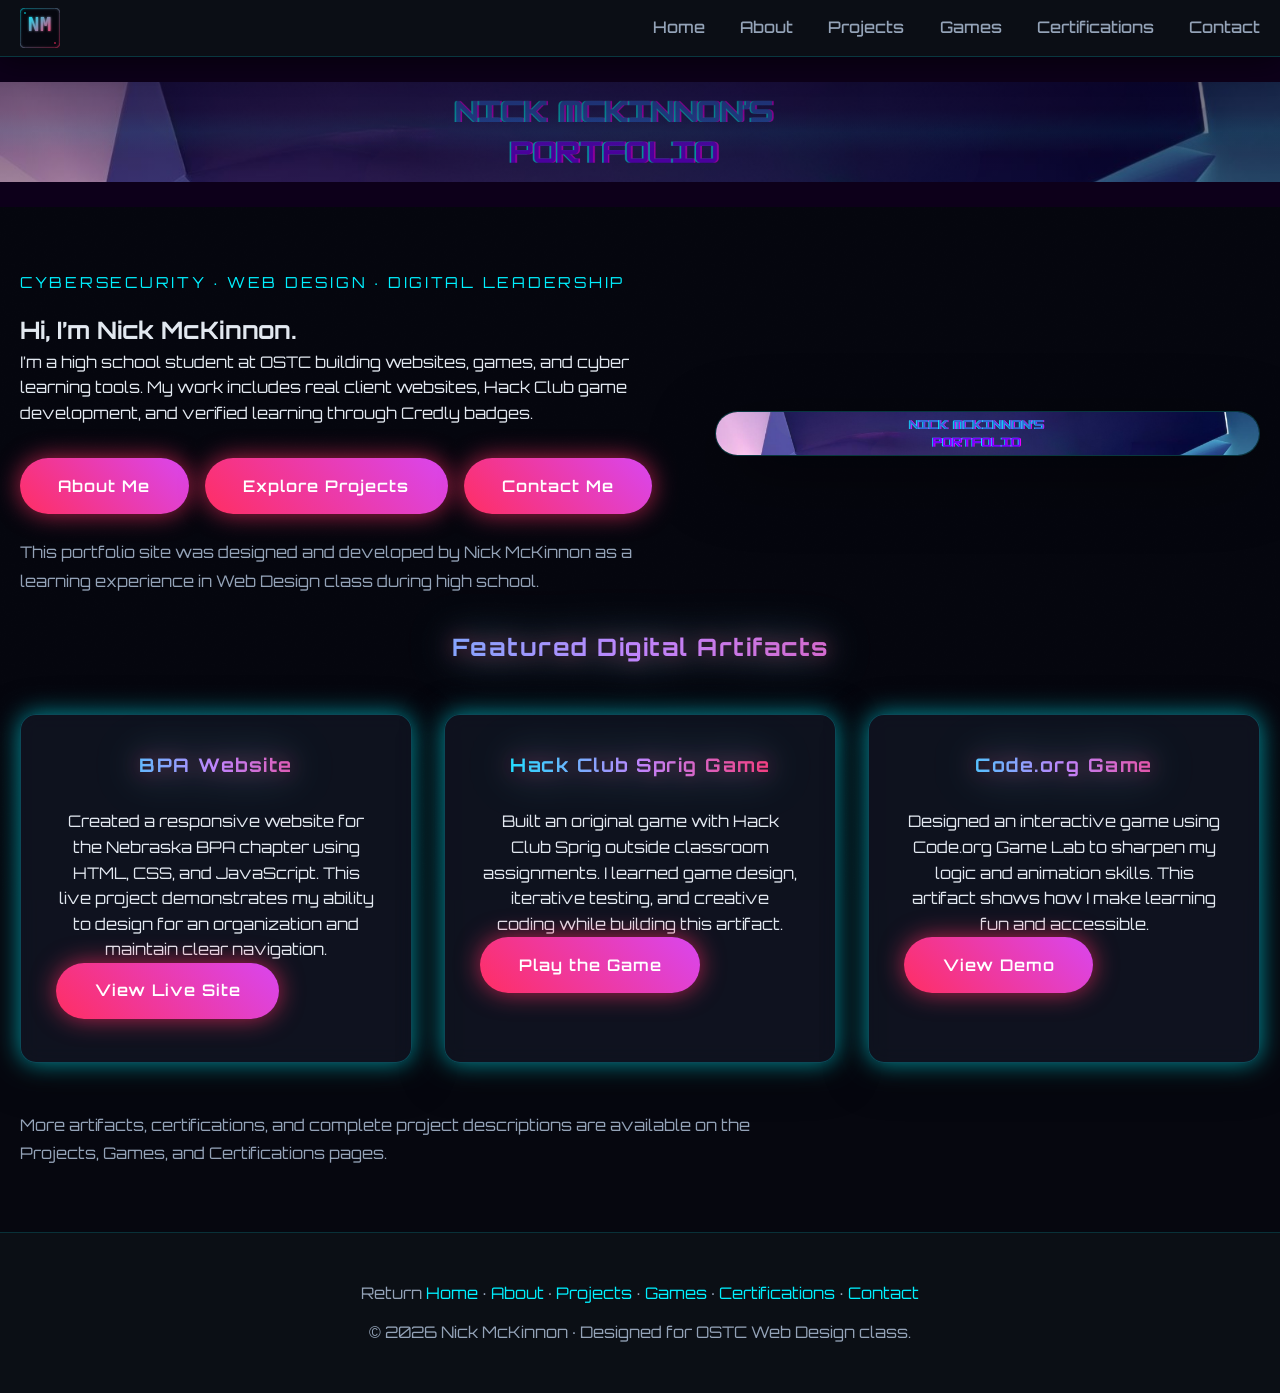
<file: index.html>
<!DOCTYPE html>
<html lang="en">
<head>
    <meta charset="UTF-8">
    <meta name="viewport" content="width=device-width, initial-scale=1.0">
    <meta name="description" content="Nick McKinnon - Portfolio website featuring web development, cybersecurity, and digital artifacts.">
    <title>Nick McKinnon — Home</title>
    <link rel="preconnect" href="https://fonts.googleapis.com">
    <link rel="preconnect" href="https://fonts.gstatic.com" crossorigin>
    <link href="https://fonts.googleapis.com/css2?family=Poppins:wght@300;400;600;700&family=Noto+Sans+JP:wght@300;400;700&display=swap" rel="stylesheet">
    <link rel="stylesheet" href="styles.css">
    <link rel="icon" href="assets/favicon.svg" type="image/svg+xml">
</head>
<body>
    <header>
        <nav class="navbar" aria-label="Primary navigation">
            <div class="container">
                <a href="index.html" class="logo" aria-label="Return to home">
                    <img src="assets/logo.svg" alt="Nick McKinnon logo" class="site-logo">
                </a>
                <ul class="nav-menu">
                    <li><a href="index.html" aria-current="page">Home</a></li>
                    <li><a href="about.html">About</a></li>
                    <li><a href="projects.html">Projects</a></li>
                    <li><a href="games.html">Games</a></li>
                    <li><a href="certifications.html">Certifications</a></li>
                    <li><a href="contact.html">Contact</a></li>
                </ul>
            </div>
        </nav>
    </header>

    <main>
        <section class="site-banner" role="img" aria-label="Home banner with neon grid">
        </section>

        <section class="hero">
            <div class="container hero-grid">
                <div class="hero-copy">
                    <p class="eyebrow">Cybersecurity · Web Design · Digital Leadership</p>
                    <h1>Hi, I’m Nick McKinnon.</h1>
                    <p>I’m a high school student at OSTC building websites, games, and cyber learning tools. My work includes real client websites, Hack Club game development, and verified learning through Credly badges.</p>
                    <div class="hero-actions">
                        <a href="about.html" class="cta-button">About Me</a>
                        <a href="projects.html" class="cta-button">Explore Projects</a>
                        <a href="contact.html" class="cta-button">Contact Me</a>
                    </div>
                    <p class="disclaimer">This portfolio site was designed and developed by Nick McKinnon as a learning experience in Web Design class during high school.</p>
                </div>
                <div class="hero-image-card">
                    <img src="images/banner.png" alt="Cyber-themed portfolio artwork with neon grid and circuitry">
                </div>
            </div>
        </section>

        <section class="digital-artifacts">
            <div class="container">
                <h2>Featured Digital Artifacts</h2>
                <div class="project-grid">
                    <div class="project-card">
                        <h3>BPA Website</h3>
                        <p>Created a responsive website for the Nebraska BPA chapter using HTML, CSS, and JavaScript. This live project demonstrates my ability to design for an organization and maintain clear navigation.</p>
                        <a href="https://nebpa.ostcse.org/#" target="_blank" rel="noopener noreferrer" class="cta-button">View Live Site</a>
                    </div>
                    <div class="project-card">
                        <h3>Hack Club Sprig Game</h3>
                        <p>Built an original game with Hack Club Sprig outside classroom assignments. I learned game design, iterative testing, and creative coding while building this artifact.</p>
                        <a href="https://sprig.hackclub.com/share/TSCdWn1MRWPZ1G38MTri" target="_blank" rel="noopener noreferrer" class="cta-button">Play the Game</a>
                    </div>
                    <div class="project-card">
                        <h3>Code.org Game</h3>
                        <p>Designed an interactive game using Code.org Game Lab to sharpen my logic and animation skills. This artifact shows how I make learning fun and accessible.</p>
                        <a href="https://studio.code.org/projects/gamelab/6963dc89-6ed7-4b64-9340-e87f042bf52e" target="_blank" rel="noopener noreferrer" class="cta-button">View Demo</a>
                    </div>
                </div>
                <p class="section-note">More artifacts, certifications, and complete project descriptions are available on the Projects, Games, and Certifications pages.</p>
            </div>
        </section>
    </main>

    <footer>
        <div class="container footer-content">
            <p>Return <a href="index.html">Home</a> · <a href="about.html">About</a> · <a href="projects.html">Projects</a> · <a href="games.html">Games</a> · <a href="certifications.html">Certifications</a> · <a href="contact.html">Contact</a></p>
            <p>© 2026 Nick McKinnon · Designed for OSTC Web Design class.</p>
        </div>
    </footer>
</body>
</html>
</file>
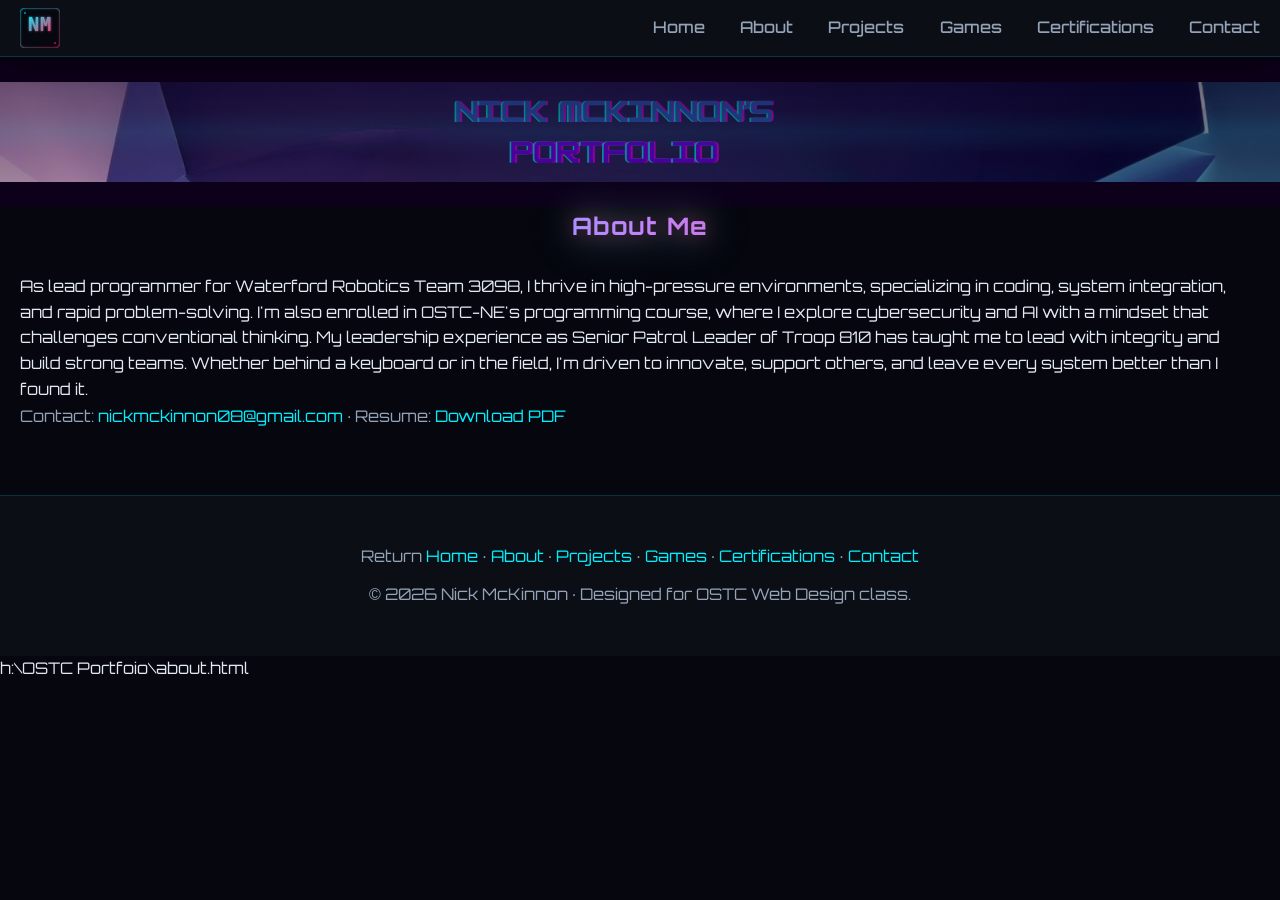
<file: about.html>
<!DOCTYPE html>
<html lang="en">
<head>
    <meta charset="UTF-8">
    <meta name="viewport" content="width=device-width, initial-scale=1.0">
    <meta name="description" content="About Nick McKinnon - Cybersecurity, Web Design, and Digital Leadership Portfolio">
    <title>About — Nick McKinnon</title>
    <link rel="preconnect" href="https://fonts.googleapis.com">
    <link rel="preconnect" href="https://fonts.gstatic.com" crossorigin>
    <link href="https://fonts.googleapis.com/css2?family=Poppins:wght@300;400;600;700&family=Noto+Sans+JP:wght@300;400;700&display=swap" rel="stylesheet">
    <link rel="stylesheet" href="styles.css">
    <link rel="icon" href="assets/favicon.svg" type="image/svg+xml">
</head>
<body>
    <header>
        <nav class="navbar" aria-label="Primary navigation">
            <div class="container">
                <a href="index.html" class="logo" aria-label="Return to home">
                    <img src="assets/logo.svg" alt="Nick McKinnon logo" class="site-logo">
                </a>
                <ul class="nav-menu">
                    <li><a href="index.html">Home</a></li>
                    <li><a href="about.html" aria-current="page">About</a></li>
                    <li><a href="projects.html">Projects</a></li>
                    <li><a href="games.html">Games</a></li>
                    <li><a href="certifications.html">Certifications</a></li>
                    <li><a href="contact.html">Contact</a></li>
                </ul>
            </div>
        </nav>
    </header>

    <main>
        <section class="site-banner" role="img" aria-label="About banner">
        </section>

        <section class="about">
            <div class="container">
                <h2>About Me</h2>
                <p>As lead programmer for Waterford Robotics Team 3098, I thrive in high-pressure environments, specializing in coding, system integration, and rapid problem-solving. I'm also enrolled in OSTC-NE's programming course, where I explore cybersecurity and AI with a mindset that challenges conventional thinking. My leadership experience as Senior Patrol Leader of Troop 810 has taught me to lead with integrity and build strong teams. Whether behind a keyboard or in the field, I'm driven to innovate, support others, and leave every system better than I found it.</p>
                <p class="contact-summary">Contact: <a href="mailto:nickmckinnon08@gmail.com">nickmckinnon08@gmail.com</a> · Resume: <a href="images/My%20resume.pdf" target="_blank" rel="noopener noreferrer">Download PDF</a></p>
            </div>
        </section>
    </main>

    <footer>
        <div class="container footer-content">
            <p>Return <a href="index.html">Home</a> · <a href="about.html">About</a> · <a href="projects.html">Projects</a> · <a href="games.html">Games</a> · <a href="certifications.html">Certifications</a> · <a href="contact.html">Contact</a></p>
            <p>© 2026 Nick McKinnon · Designed for OSTC Web Design class.</p>
        </div>
    </footer>
</body>
</html></content>
<parameter name="filePath">h:\OSTC Portfoio\about.html
</file>
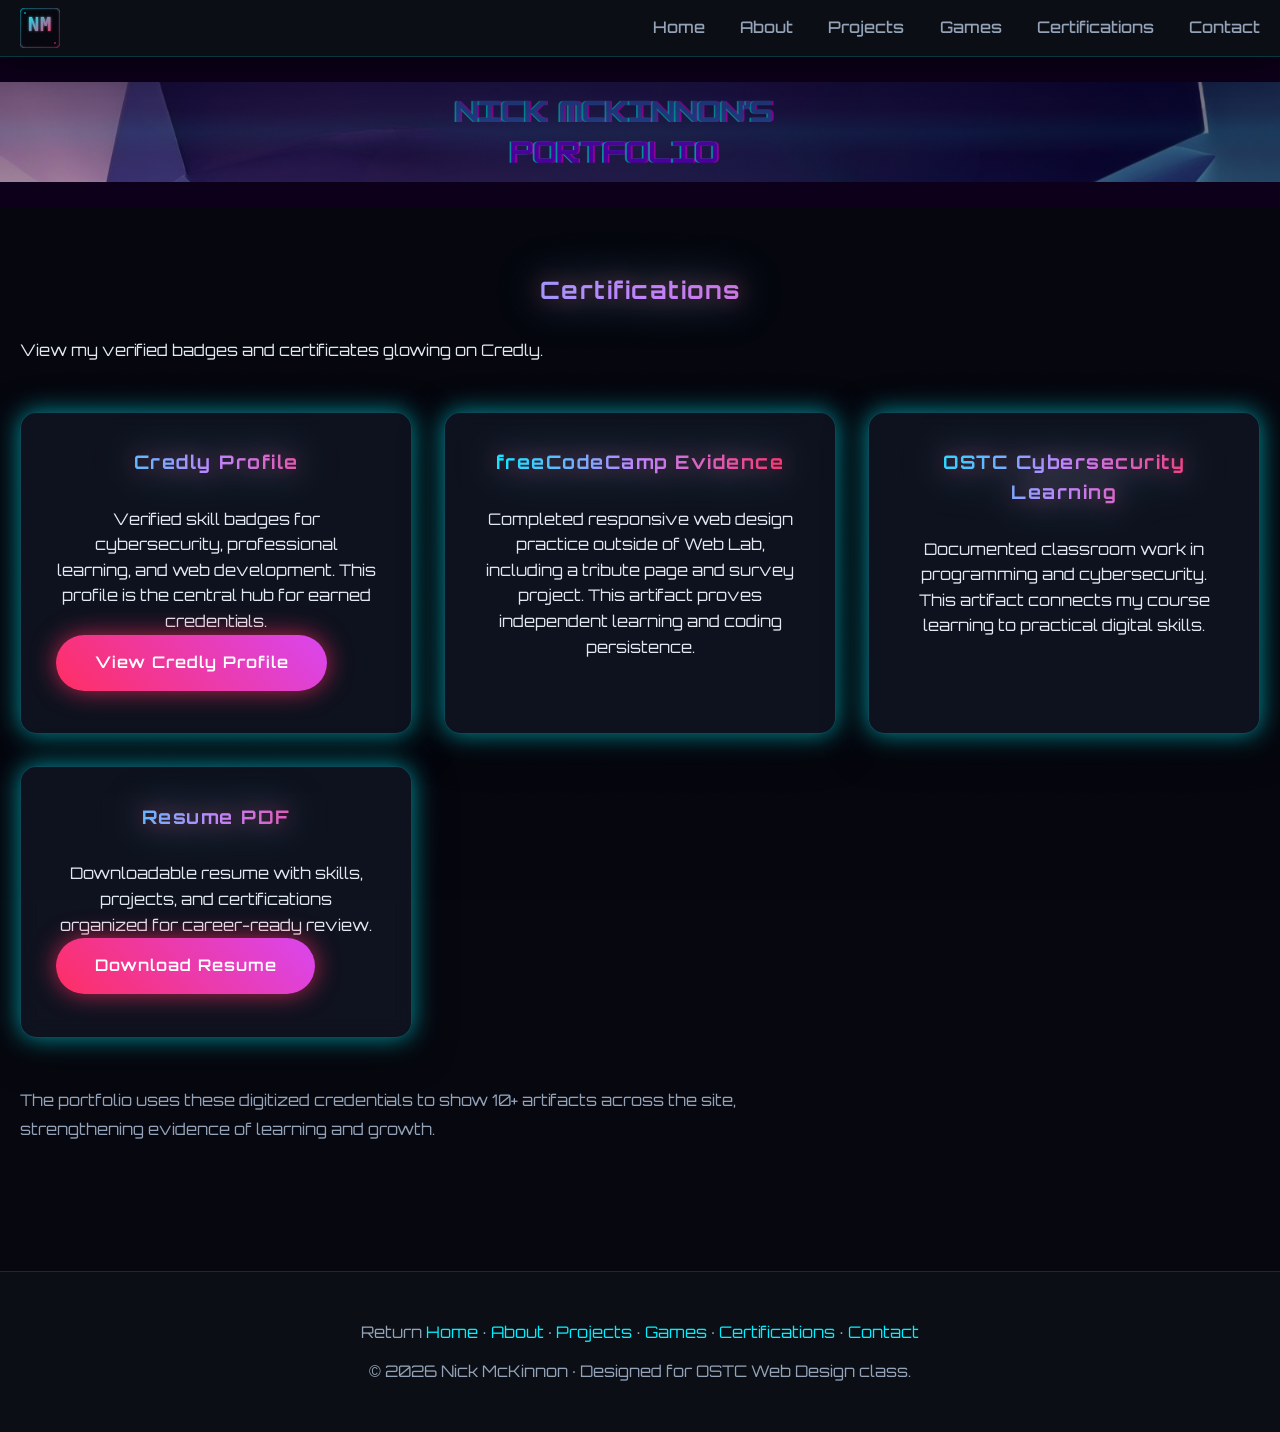
<file: certifications.html>
<!DOCTYPE html>
<html lang="en">
<head>
  <meta charset="utf-8">
  <meta name="viewport" content="width=device-width,initial-scale=1">
  <title>Certifications — Nick McKinnon</title>
  <link rel="preconnect" href="https://fonts.googleapis.com">
  <link rel="preconnect" href="https://fonts.gstatic.com" crossorigin>
  <link href="https://fonts.googleapis.com/css2?family=Poppins:wght@300;400;500;600;700&family=Orbitron:wght@500;700;900&display=swap" rel="stylesheet">
  <link rel="stylesheet" href="styles.css">
  <link rel="icon" href="assets/favicon.svg" type="image/svg+xml">
</head>
<body>
  <header>
    <nav class="navbar" aria-label="Primary navigation">
      <div class="container">
        <a href="index.html" class="logo" aria-label="Return to home">
          <img src="assets/logo.svg" alt="Nick McKinnon's logo" class="site-logo">
        </a>
        <ul class="nav-menu">
          <li><a href="index.html">Home</a></li>
          <li><a href="about.html">About</a></li>
          <li><a href="projects.html">Projects</a></li>
          <li><a href="games.html">Games</a></li>
          <li><a href="certifications.html" aria-current="page">Certifications</a></li>
          <li><a href="contact.html">Contact</a></li>
        </ul>
      </div>
    </nav>
  </header>

  <main>
    <section class="site-banner" role="img" aria-label="Certifications banner">
    </section>

    <section class="container" style="padding: 4rem 20px;">
      <h2>Certifications</h2>
      <p>View my verified badges and certificates glowing on Credly.</p>

      <div class="project-grid">
        <div class="project-card">
          <h3>Credly Profile</h3>
          <p>Verified skill badges for cybersecurity, professional learning, and web development. This profile is the central hub for earned credentials.</p>
          <a class="cta-button" href="https://www.credly.com/users/nick-mckinnon.8f991544" target="_blank" rel="noopener noreferrer">View Credly Profile</a>
        </div>

        <div class="project-card">
          <h3>freeCodeCamp Evidence</h3>
          <p>Completed responsive web design practice outside of Web Lab, including a tribute page and survey project. This artifact proves independent learning and coding persistence.</p>
        </div>

        <div class="project-card">
          <h3>OSTC Cybersecurity Learning</h3>
          <p>Documented classroom work in programming and cybersecurity. This artifact connects my course learning to practical digital skills.</p>
        </div>

        <div class="project-card">
          <h3>Resume PDF</h3>
          <p>Downloadable resume with skills, projects, and certifications organized for career-ready review.</p>
          <a class="cta-button" href="images/My%20resume.pdf" target="_blank" rel="noopener noreferrer">Download Resume</a>
        </div>
      </div>

      <p class="section-note">The portfolio uses these digitized credentials to show 10+ artifacts across the site, strengthening evidence of learning and growth.</p>
    </section>
  </main>

  <footer>
    <div class="container footer-content">
      <p>Return <a href="index.html">Home</a> · <a href="about.html">About</a> · <a href="projects.html">Projects</a> · <a href="games.html">Games</a> · <a href="certifications.html">Certifications</a> · <a href="contact.html">Contact</a></p>
      <p>© 2026 Nick McKinnon · Designed for OSTC Web Design class.</p>
    </div>
  </footer>
</body>
</html>
</file>
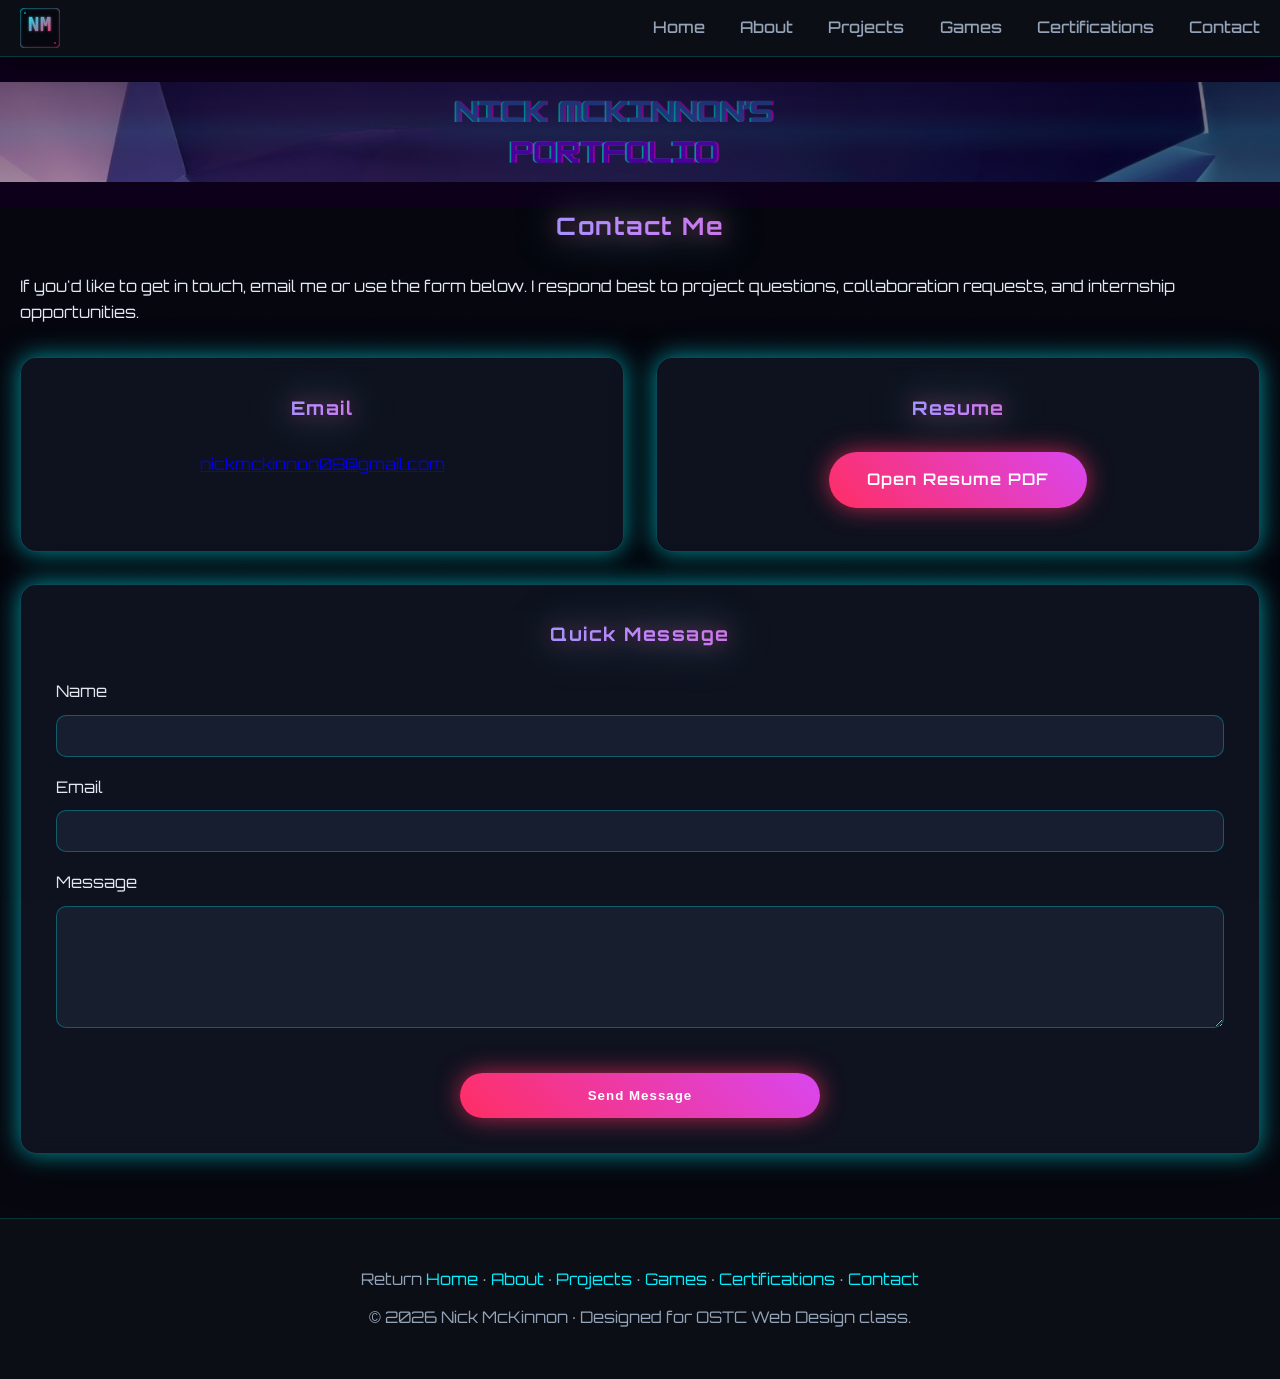
<file: contact.html>
<!DOCTYPE html>
<html lang="en">
<head>
  <meta charset="utf-8">
  <meta name="viewport" content="width=device-width,initial-scale=1">
  <title>Contact — Nick McKinnon</title>
  <link rel="preconnect" href="https://fonts.googleapis.com">
  <link rel="preconnect" href="https://fonts.gstatic.com" crossorigin>
  <link href="https://fonts.googleapis.com/css2?family=Poppins:wght@300;400;500;600;700&family=Orbitron:wght@500;700;900&display=swap" rel="stylesheet">
  <link rel="stylesheet" href="styles.css">
  <link rel="icon" href="assets/favicon.svg" type="image/svg+xml">
</head>
<body>
  <header>
    <nav class="navbar" aria-label="Primary navigation">
      <div class="container">
        <a href="index.html" class="logo" aria-label="Return to home">
          <img src="assets/logo.svg" alt="Nick McKinnon's logo" class="site-logo">
        </a>
        <ul class="nav-menu">
          <li><a href="index.html">Home</a></li>
          <li><a href="about.html">About</a></li>
          <li><a href="projects.html">Projects</a></li>
          <li><a href="games.html">Games</a></li>
          <li><a href="certifications.html">Certifications</a></li>
          <li><a href="contact.html" aria-current="page">Contact</a></li>
        </ul>
      </div>
    </nav>
  </header>

  <main>
    <section class="site-banner" role="img" aria-label="Contact banner">
    </section>

    <section class="container contact-page">
      <h2>Contact Me</h2>
      <p>If you'd like to get in touch, email me or use the form below. I respond best to project questions, collaboration requests, and internship opportunities.</p>

      <div class="project-grid">
        <div class="project-card">
          <h3>Email</h3>
          <p><a href="mailto:nickmckinnon08@gmail.com">nickmckinnon08@gmail.com</a></p>
        </div>
        <div class="project-card">
          <h3>Resume</h3>
          <p><a href="images/My%20resume.pdf" target="_blank" rel="noopener noreferrer" class="cta-button">Open Resume PDF</a></p>
        </div>
      </div>

      <div class="project-card contact-form-card">
        <h3>Quick Message</h3>
        <form action="https://formspree.io/f/your-form-id" method="POST">
          <label for="name">Name</label>
          <input id="name" name="name" type="text" required>

          <label for="email">Email</label>
          <input id="email" name="email" type="email" required>

          <label for="message">Message</label>
          <textarea id="message" name="message" rows="6" required></textarea>

          <button type="submit" class="cta-button">Send Message</button>
        </form>
      </div>
    </section>
  </main>

  <footer>
    <div class="container footer-content">
      <p>Return <a href="index.html">Home</a> · <a href="about.html">About</a> · <a href="projects.html">Projects</a> · <a href="games.html">Games</a> · <a href="certifications.html">Certifications</a> · <a href="contact.html">Contact</a></p>
      <p>© 2026 Nick McKinnon · Designed for OSTC Web Design class.</p>
    </div>
  </footer>

</body>
</html>
</file>
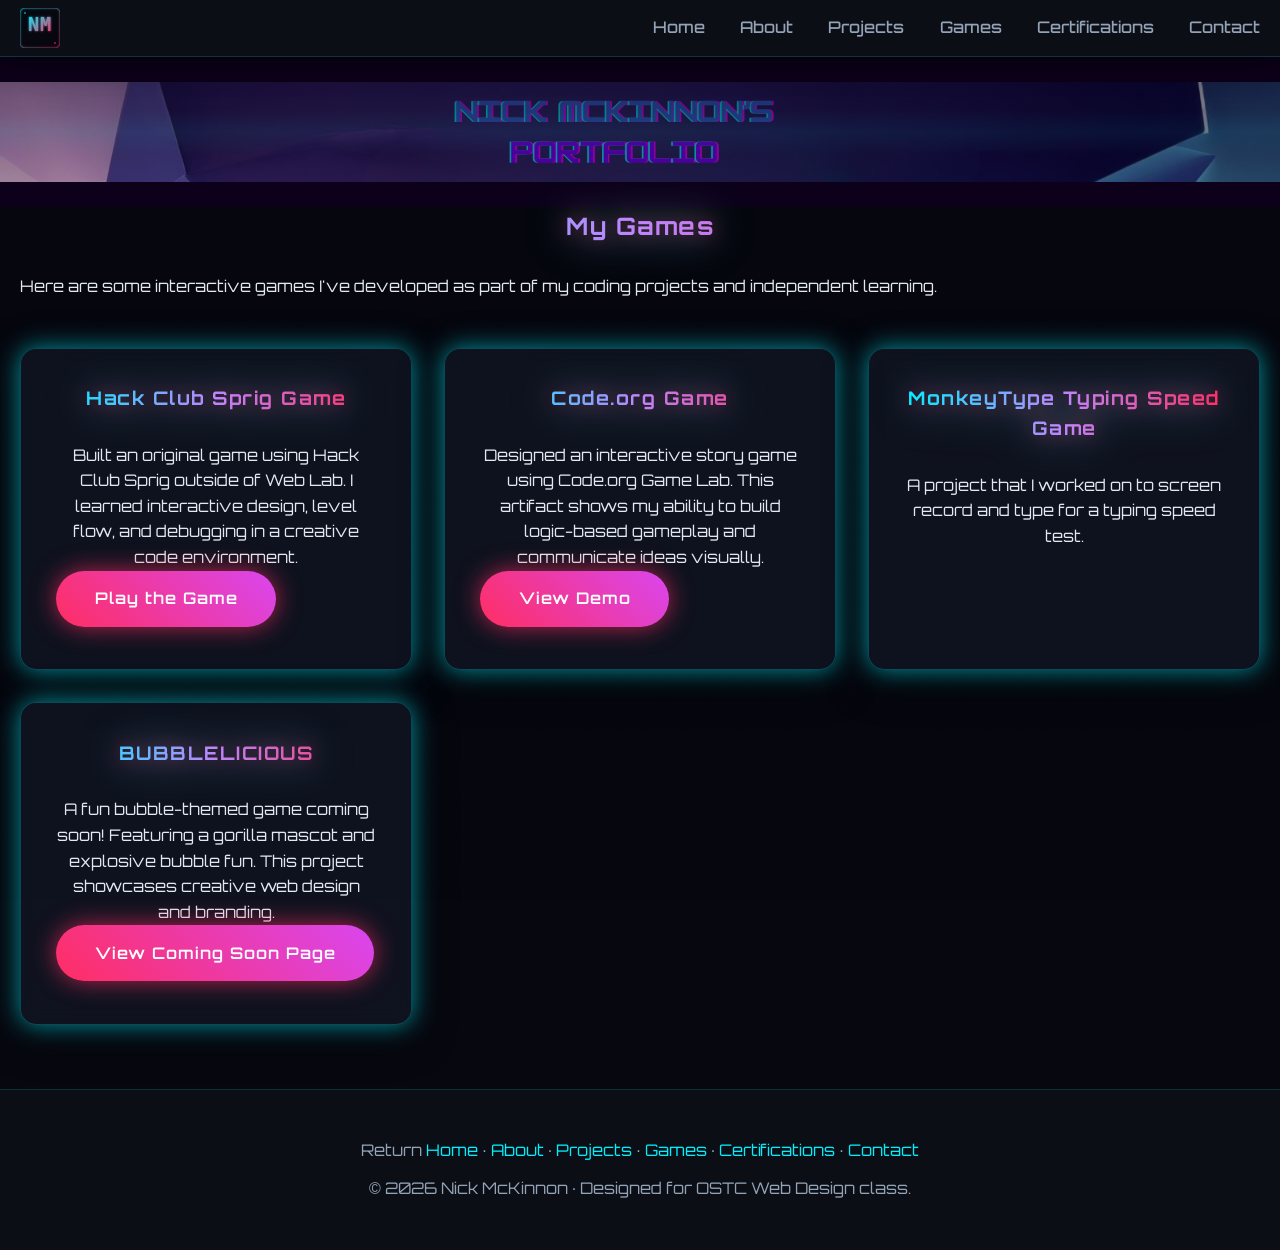
<file: games.html>
<!DOCTYPE html>
<html lang="en">
<head>
    <meta charset="UTF-8">
    <meta name="viewport" content="width=device-width, initial-scale=1.0">
    <meta name="description" content="Games developed by Nick McKinnon - Interactive games and coding projects">
    <title>Games — Nick McKinnon</title>
    <link rel="preconnect" href="https://fonts.googleapis.com">
    <link rel="preconnect" href="https://fonts.gstatic.com" crossorigin>
    <link href="https://fonts.googleapis.com/css2?family=Poppins:wght@300;400;600;700&family=Noto+Sans+JP:wght@300;400;700&display=swap" rel="stylesheet">
    <link rel="stylesheet" href="styles.css">
    <link rel="icon" href="assets/favicon.svg" type="image/svg+xml">
</head>
<body>
    <header>
        <nav class="navbar" aria-label="Primary navigation">
            <div class="container">
                <a href="index.html" class="logo" aria-label="Return to home">
                    <img src="assets/logo.svg" alt="Nick McKinnon logo" class="site-logo">
                </a>
                <ul class="nav-menu">
                    <li><a href="index.html">Home</a></li>
                    <li><a href="about.html">About</a></li>
                    <li><a href="projects.html">Projects</a></li>
                    <li><a href="games.html" aria-current="page">Games</a></li>
                    <li><a href="certifications.html">Certifications</a></li>
                    <li><a href="contact.html">Contact</a></li>
                </ul>
            </div>
        </nav>
    </header>

    <main>
        <section class="site-banner" role="img" aria-label="Games by Nick McKinnon banner">
        </section>

        <section class="container">
            <h2>My Games</h2>
            <p>Here are some interactive games I've developed as part of my coding projects and independent learning.</p>

            <div class="project-grid">
                <div class="project-card">
                    <h3>Hack Club Sprig Game</h3>
                    <p>Built an original game using Hack Club Sprig outside of Web Lab. I learned interactive design, level flow, and debugging in a creative code environment.</p>
                    <a href="https://sprig.hackclub.com/share/TSCdWn1MRWPZ1G38MTri" target="_blank" rel="noopener noreferrer" class="cta-button">Play the Game</a>
                </div>

                <div class="project-card">
                    <h3>Code.org Game</h3>
                    <p>Designed an interactive story game using Code.org Game Lab. This artifact shows my ability to build logic-based gameplay and communicate ideas visually.</p>
                    <a href="https://studio.code.org/projects/gamelab/6963dc89-6ed7-4b64-9340-e87f042bf52e" target="_blank" rel="noopener noreferrer" class="cta-button">View Demo</a>
                </div>

                <div class="project-card">
                    <h3>MonkeyType Typing Speed Game</h3>
                    <p>A project that I worked on to screen record and type for a typing speed test.</p>
                </div>

                <div class="project-card">
                    <h3>BUBBLELICIOUS</h3>
                    <p>A fun bubble-themed game coming soon! Featuring a gorilla mascot and explosive bubble fun. This project showcases creative web design and branding.</p>
                    <a href="../bobadrop/index.html" target="_blank" rel="noopener noreferrer" class="cta-button">View Coming Soon Page</a>
                </div>
            </div>
        </section>
    </main>

    <footer>
        <div class="container footer-content">
            <p>Return <a href="index.html">Home</a> · <a href="about.html">About</a> · <a href="projects.html">Projects</a> · <a href="games.html">Games</a> · <a href="certifications.html">Certifications</a> · <a href="contact.html">Contact</a></p>
            <p>© 2026 Nick McKinnon · Designed for OSTC Web Design class.</p>
        </div>
    </footer>
</body>
</html></content>
</file>
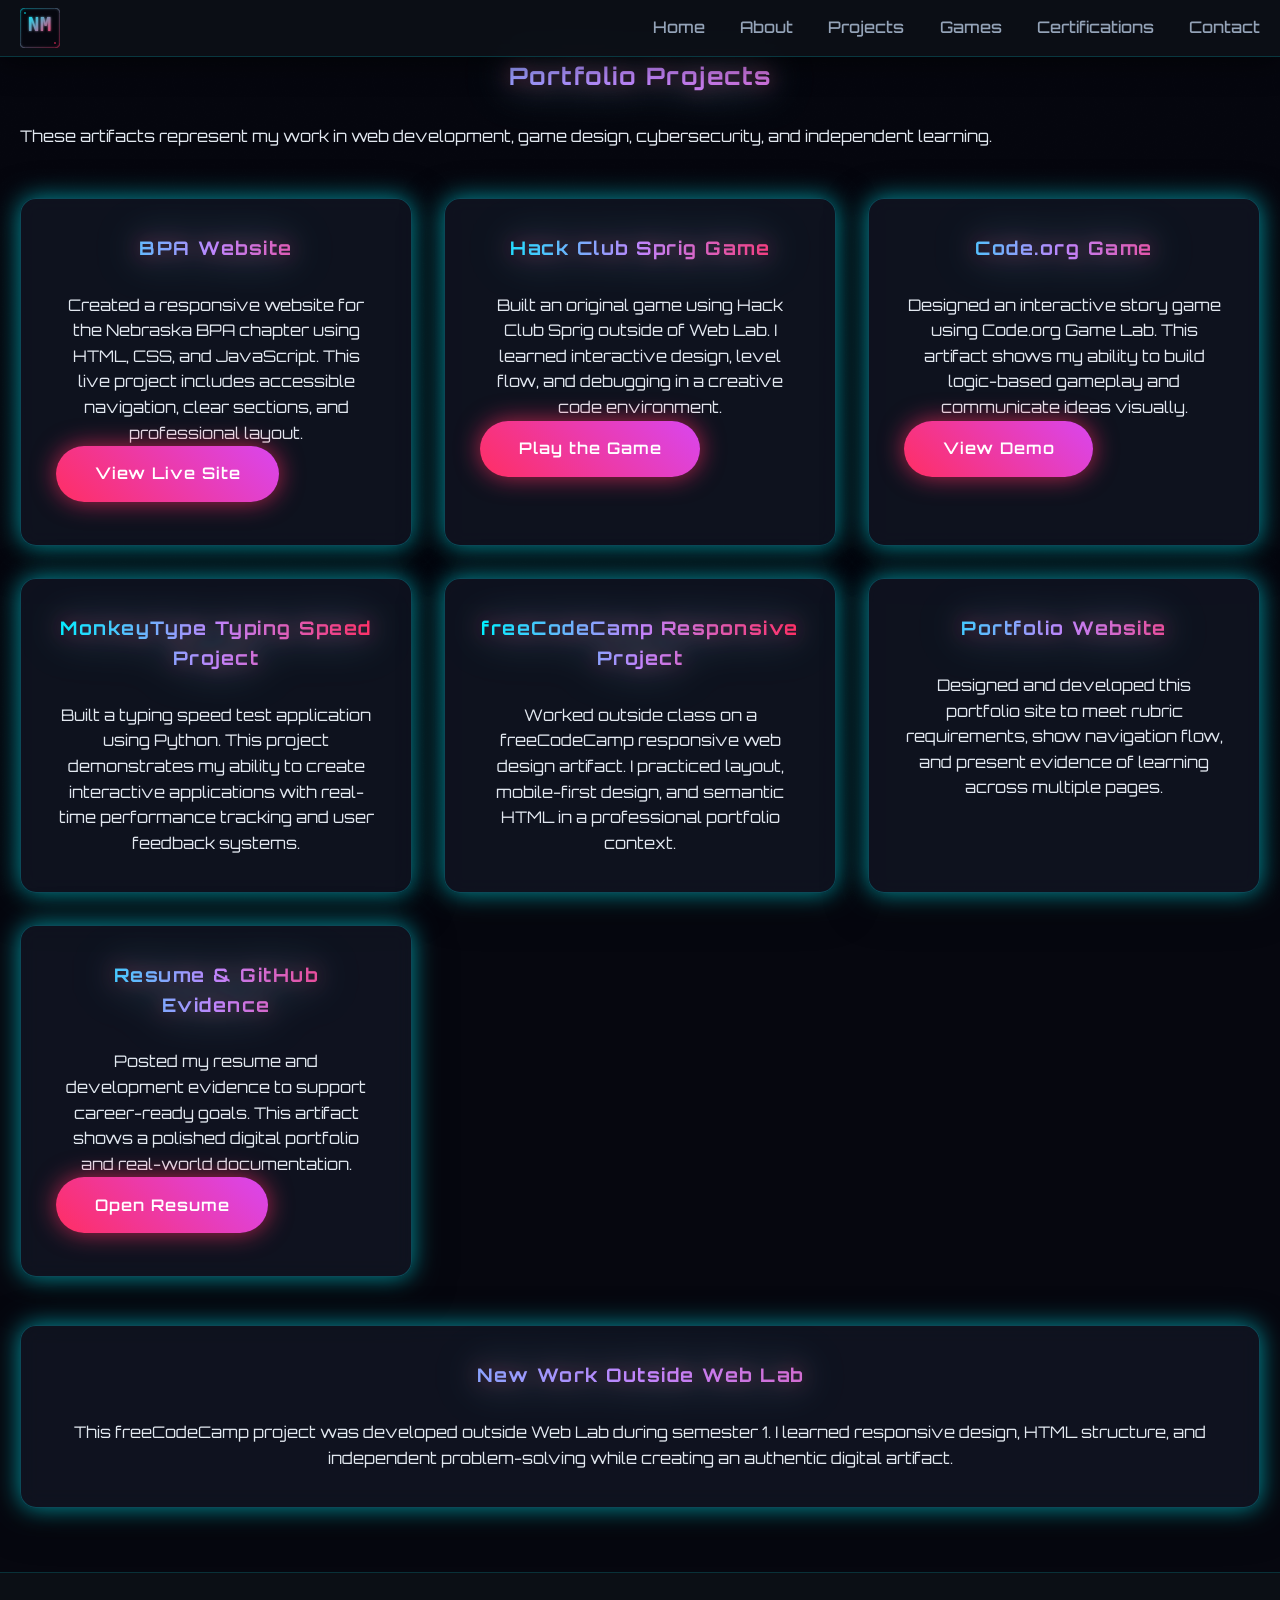
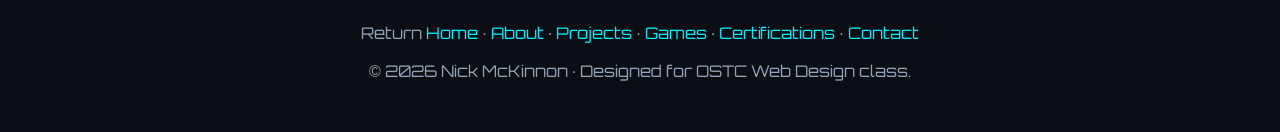
<file: projects.html>
<!DOCTYPE html>
<html lang="en">
<head>
  <meta charset="utf-8">
  <meta name="viewport" content="width=device-width,initial-scale=1">
  <meta name="description" content="Project portfolio for Nick McKinnon featuring web development and cybersecurity artifacts.">
  <title>Projects — Nick McKinnon</title>
  <link rel="preconnect" href="https://fonts.googleapis.com">
  <link rel="preconnect" href="https://fonts.gstatic.com" crossorigin>
  <link href="https://fonts.googleapis.com/css2?family=Poppins:wght@300;400;500;600;700&family=Orbitron:wght@500;700;900&display=swap" rel="stylesheet">
  <link rel="stylesheet" href="styles.css">
  <link rel="icon" href="assets/favicon.svg" type="image/svg+xml">
</head>
<body>
  <header>
    <nav class="navbar" aria-label="Primary navigation">
      <div class="container">
        <a href="index.html" class="logo" aria-label="Return to home">
          <img src="assets/logo.svg" alt="Nick McKinnon's logo" class="site-logo">
        </a>
        <ul class="nav-menu">
          <li><a href="index.html">Home</a></li>
          <li><a href="about.html">About</a></li>
          <li><a href="projects.html" aria-current="page">Projects</a></li>
          <li><a href="games.html">Games</a></li>
          <li><a href="certifications.html">Certifications</a></li>
          <li><a href="contact.html">Contact</a></li>
        </ul>
      </div>
    </nav>
  </header>

  <main>
    <section class="container projects-page">
      <h2>Portfolio Projects</h2>
      <p>These artifacts represent my work in web development, game design, cybersecurity, and independent learning.</p>

      <div class="project-grid">
        <div class="project-card">
          <h3>BPA Website</h3>
          <p>Created a responsive website for the Nebraska BPA chapter using HTML, CSS, and JavaScript. This live project includes accessible navigation, clear sections, and professional layout.</p>
          <a href="https://nebpa.ostcse.org/#" target="_blank" rel="noopener noreferrer" class="cta-button">View Live Site</a>
        </div>

        <div class="project-card">
          <h3>Hack Club Sprig Game</h3>
          <p>Built an original game using Hack Club Sprig outside of Web Lab. I learned interactive design, level flow, and debugging in a creative code environment.</p>
          <a href="https://sprig.hackclub.com/share/TSCdWn1MRWPZ1G38MTri" target="_blank" rel="noopener noreferrer" class="cta-button">Play the Game</a>
        </div>

        <div class="project-card">
          <h3>Code.org Game</h3>
          <p>Designed an interactive story game using Code.org Game Lab. This artifact shows my ability to build logic-based gameplay and communicate ideas visually.</p>
          <a href="https://studio.code.org/projects/gamelab/6963dc89-6ed7-4b64-9340-e87f042bf52e" target="_blank" rel="noopener noreferrer" class="cta-button">View Demo</a>
        </div>

        <div class="project-card">
          <h3>MonkeyType Typing Speed Project</h3>
          <p>Built a typing speed test application using Python. This project demonstrates my ability to create interactive applications with real-time performance tracking and user feedback systems.</p>
        </div>

        <div class="project-card">
          <h3>freeCodeCamp Responsive Project</h3>
          <p>Worked outside class on a freeCodeCamp responsive web design artifact. I practiced layout, mobile-first design, and semantic HTML in a professional portfolio context.</p>
        </div>

        <div class="project-card">
          <h3>Portfolio Website</h3>
          <p>Designed and developed this portfolio site to meet rubric requirements, show navigation flow, and present evidence of learning across multiple pages.</p>
        </div>

        <div class="project-card">
          <h3>Resume & GitHub Evidence</h3>
          <p>Posted my resume and development evidence to support career-ready goals. This artifact shows a polished digital portfolio and real-world documentation.</p>
          <a href="images/My%20resume.pdf" target="_blank" rel="noopener noreferrer" class="cta-button">Open Resume</a>
        </div>
      </div>

      <div class="project-card">
        <h3>New Work Outside Web Lab</h3>
        <p>This freeCodeCamp project was developed outside Web Lab during semester 1. I learned responsive design, HTML structure, and independent problem-solving while creating an authentic digital artifact.</p>
      </div>
    </section>
  </main>

  <footer>
    <div class="container footer-content">
      <p>Return <a href="index.html">Home</a> · <a href="about.html">About</a> · <a href="projects.html">Projects</a> · <a href="games.html">Games</a> · <a href="certifications.html">Certifications</a> · <a href="contact.html">Contact</a></p>
      <p>© 2026 Nick McKinnon · Designed for OSTC Web Design class.</p>
    </div>
  </footer>
</body>
</html>
</file>
<file: styles.css>
@import url('https://fonts.googleapis.com/css2?family=Poppins:wght@300;400;500;600;700&family=Orbitron:wght@500;700;900&display=swap');

:root {
  --bg-darkest:    #06070f;
  --bg-dark:       #0d1117;
  --bg-card:       rgba(20, 25, 40, 0.65);
  --text-primary:  #e2e8f0;
  --text-muted:    #94a3b8;
  --accent-pink:   #ff2e63;
  --accent-cyan:   #00f0ff;
  --accent-purple: #c084fc;
  --glow-pink:     0 0 25px rgba(255, 46, 99, 0.7);
  --glow-cyan:     0 0 25px rgba(0, 240, 255, 0.6);
  --glow-purple:   0 0 20px rgba(192, 132, 252, 0.5);
  --border-glow:   1px solid rgba(0, 240, 255, 0.25);
}

* { margin:0; padding:0; box-sizing:border-box; }
html { scroll-behavior: smooth; }

body {
  font-family: 'Orbitron', sans-serif;
  background: var(--bg-darkest);
  color: var(--text-primary);
  line-height: 1.6;
  min-height: 100vh;
}

body::before {
  content: "";
  position: fixed;
  inset: 0;
  background: url('data:image/svg+xml;utf8,<svg xmlns="http://www.w3.org/2000/svg" width="100" height="100"><filter id="n"><feTurbulence type="fractalNoise" baseFrequency="0.9" numOctaves="4" /><feColorMatrix type="matrix" values="0 0 0 0 0 0 0 0 0 0 0 0 0 0 0 0 0 0 0.05 0"/></filter><rect width="100%" height="100%" filter="url(%23n)"/></svg>') repeat;
  opacity: 0.12;
  pointer-events: none;
  z-index: -2;
}

/* ────────────────────────────────────────────────
   Header / Navbar
───────────────────────────────────────────────── */
header {
  background: rgba(13, 17, 23, 0.88);
  backdrop-filter: blur(12px);
  border-bottom: 1px solid rgba(0, 240, 255, 0.18);
  position: sticky;
  top: 0;
  z-index: 1000;
  box-shadow: 0 4px 30px rgba(0,0,0,0.6);
}

.navbar .container {
  display: flex;
  justify-content: space-between;
  align-items: center;
  padding: 0.5rem 20px;
  max-width: 1280px;
  margin: 0 auto;
}

.logo {
  display: flex;
  align-items: center;
  gap: 0.6rem;
  text-decoration: none;
}

.site-logo {
  height: 40px;
  width: auto;
  display: block;
}

.nav-menu {
  display: flex;
  list-style: none;
  gap: 2.2rem;
}

.nav-menu a {
  color: var(--text-muted);
  text-decoration: none;
  font-weight: 500;
  position: relative;
  transition: all 0.3s ease;
}

.nav-menu a:hover,
.nav-menu a:focus {
  color: var(--accent-cyan);
  text-shadow: 0 0 12px var(--accent-cyan);
}

.nav-menu a::after {
  content: '';
  position: absolute;
  width: 0;
  height: 2px;
  bottom: -6px;
  left: 0;
  background: linear-gradient(90deg, var(--accent-pink), var(--accent-cyan));
  transition: width 0.4s ease;
}

.nav-menu a:hover::after { width: 100%; }

/* ────────────────────────────────────────────────
   Banner (used on all pages) – updated to fit your custom banner perfectly
───────────────────────────────────────────────── */
.site-banner {
  /* Core setup */
  min-height: 90px;                     /* Part of 150px total with navbar */
  background-color: #0d001a;            /* Dark purple/navy fallback matching your banner */
  
  background-image: 
    linear-gradient(rgba(13, 0, 26, 0.60), rgba(13, 0, 26, 0.35)),  /* subtle overlay */
    url('images/banner.png');                               
  
  background-position: center;
  background-repeat: no-repeat;
  background-size: contain;             /* Shows full image without cropping text or lightning */
  background-attachment: scroll;        /* change to 'fixed' for parallax if desired */
  
  display: flex;
  align-items: center;
  justify-content: center;
  position: relative;
  overflow: hidden;
}

.site-banner .banner-text {
  position: relative;
  z-index: 2;
  padding: 1rem 1.5rem;
  background: rgba(6, 7, 15, 0.78);
  border: 1px solid rgba(0, 240, 255, 0.22);
  border-radius: 16px;
  box-shadow: 0 0 35px rgba(0, 240, 255, 0.18);
}

.banner-link {
  color: white;
  text-decoration: none;
  font-family: 'Orbitron', sans-serif;
  font-size: 1.15rem;
  letter-spacing: 1.2px;
}

/* Optional cyberpunk scanline effect */
.site-banner::before {
  content: "";
  position: absolute;
  inset: 0;
  background: linear-gradient(
    to bottom,
    transparent 35%,
    rgba(0, 240, 255, 0.05) 50%,
    transparent 65%
  );
  animation: scanline 14s linear infinite;
  pointer-events: none;
  z-index: 1;
}

@keyframes scanline {
  0%   { transform: translateY(-100%); }
  100% { transform: translateY(100%); }
}

.hero {
  padding: 4rem 0 2rem;
}

.hero-grid {
  display: grid;
  grid-template-columns: 1.2fr 1fr;
  gap: 2.5rem;
  align-items: center;
}

.hero-copy {
  max-width: 660px;
}

.hero-image-card {
  background: rgba(13, 17, 23, 0.84);
  border: 1px solid rgba(0, 240, 255, 0.18);
  border-radius: 24px;
  overflow: hidden;
  box-shadow: 0 20px 70px rgba(0,0,0,0.45);
}

.hero-image-card img {
  width: 100%;
  display: block;
  object-fit: cover;
}

.eyebrow {
  color: var(--accent-cyan);
  font-size: 0.95rem;
  letter-spacing: 0.18em;
  text-transform: uppercase;
  margin-bottom: 1rem;
}

.hero-actions {
  display: flex;
  flex-wrap: wrap;
  gap: 1rem;
  margin: 2rem 0 1rem;
}

.disclaimer,
.section-note,
.contact-summary {
  color: var(--text-muted);
  max-width: 760px;
  line-height: 1.8;
}

.disclaimer {
  margin-top: 1.5rem;
}

.contact-summary a {
  color: var(--accent-cyan);
  text-decoration: none;
}

.footer-content {
  display: flex;
  flex-direction: column;
  gap: 0.8rem;
  color: var(--text-muted);
}

.footer-content a {
  color: var(--accent-cyan);
  text-decoration: none;
}

.contact-page .project-grid {
  margin: 2rem 0;
}

.contact-form-card {
  margin-top: 1rem;
}

@media (max-width: 900px) {
  .hero-grid {
    grid-template-columns: 1fr;
  }
}

@media (max-width: 768px) {
  .hero {
    padding: 3rem 0 1.5rem;
  }

  .hero-actions {
    flex-direction: column;
    align-items: stretch;
  }

  .hero-image-card {
    max-width: 100%;
  }
}

@media (min-width: 1080px) {
  .site-banner {
    min-height: 150px;                   /* Part of 150px total with navbar */
  }
}

@media (max-width: 768px) {
  .site-banner {
    min-height: 90px;
    background-size: contain;
    background-position: center 40%;    /* Slight top bias on mobile if needed */
  }
}

/* ────────────────────────────────────────────────
   Container & Content
───────────────────────────────────────────────── */
.container {
  max-width: 1280px;
  margin: 0 auto;
  padding: 0 20px;
}

h2, h3 {
  font-family: 'Orbitron', sans-serif;
  background: linear-gradient(90deg, var(--accent-cyan), var(--accent-purple), var(--accent-pink));
  -webkit-background-clip: text;
  -webkit-text-fill-color: transparent;
  margin-bottom: 1.8rem;
  text-align: center;
  letter-spacing: 1.5px;
  filter: drop-shadow(0 0 20px rgba(0, 240, 255, 0.6)) drop-shadow(0 0 10px rgba(255, 46, 99, 0.5));
}

.project-grid {
  display: grid;
  grid-template-columns: repeat(auto-fit, minmax(340px, 1fr));
  gap: 2rem;
  margin: 3rem 0;
}

.project-card {
  background: var(--bg-card);
  border: var(--border-glow);
  border-radius: 16px;
  padding: 2.2rem;
  backdrop-filter: blur(10px);
  box-shadow: var(--glow-cyan), 0 10px 40px rgba(0,0,0,0.5);
  transition: all 0.45s cubic-bezier(0.23, 1, 0.32, 1);
}

.project-card:hover {
  transform: translateY(-16px);
  box-shadow: var(--glow-pink), 0 25px 60px rgba(0,0,0,0.6);
  border-color: rgba(255,46,99,0.5);
}

/* Center email link and form submit button inside project cards */
.project-card p { text-align: center; }
.project-card p .cta-button { display: inline-block; margin: 0 auto; }
.project-card form { /* keep inputs full-width but center inline controls */ }
.project-card form .cta-button {
  display: block;
  margin: 1.2rem auto 0;
  width: min(60%, 360px);
  text-align: center;
}

.cta-button {
  display: inline-block;
  background: linear-gradient(45deg, var(--accent-pink), #d946ef);
  color: white;
  padding: 0.95rem 2.4rem;
  border-radius: 50px;
  text-decoration: none;
  font-weight: 600;
  letter-spacing: 1px;
  box-shadow: var(--glow-pink);
  transition: all 0.35s ease;
  border: none;
  cursor: pointer;
  position: relative;
  overflow: hidden;
  z-index: 1;
}

.cta-button:hover {
  transform: translateY(-5px) scale(1.06);
  box-shadow: 0 0 60px rgba(0,240,255,0.95), 0 0 80px rgba(255,46,99,0.95);
}

/* full-cover hover overlay */
.cta-button::after {
  /* full-coverage overlay placed ABOVE the button's shadow */
  content: "";
  position: absolute;
  inset: -14px; /* extend further to fully cover outer glow */
  background: linear-gradient(90deg, rgba(0,240,255,0.32), rgba(255,46,99,0.28));
  border-radius: inherit;
  opacity: 0;
  transition: opacity 140ms ease;
  z-index: 2;
  pointer-events: none;
  mix-blend-mode: screen;
}
.cta-button:hover::after {
  opacity: 1;
}
.cta-button > * { position: relative; z-index: 3; }

input, textarea {
  width: 100%;
  padding: 12px 16px;
  margin: 10px 0 18px;
  background: rgba(30, 41, 59, 0.6);
  border: 1px solid rgba(0,240,255,0.3);
  border-radius: 10px;
  color: white;
  font-family: inherit;
}

input:focus, textarea:focus {
  outline: none;
  border-color: var(--accent-cyan);
  box-shadow: 0 0 15px rgba(0,240,255,0.4);
}

footer {
  background: rgba(13,17,23,0.9);
  border-top: 1px solid rgba(0,240,255,0.15);
  padding: 3rem 0;
  margin-top: 4rem;
  text-align: center;
  color: var(--text-muted);
}

/* Resume link hover */
.resume-link:hover img {
  transform: scale(1.08);
  box-shadow: 0 0 45px rgba(0, 240, 255, 0.9), 0 0 80px rgba(255, 46, 99, 0.8) !important;
}

/* Mobile adjustments */
@media (max-width: 768px) {
  .navbar .container {
    padding: 0.75rem 16px;
  }

  .nav-menu {
    gap: 1rem;
    font-size: 0.9rem;
  }

  .nav-menu a {
    font-size: 0.95rem;
  }

  .site-logo {
    height: 32px;
  }

  .container {
    padding: 0 16px;
  }

  h2, h3 {
    font-size: 1.6rem;
    margin-bottom: 1.2rem;
    letter-spacing: 1px;
  }

  .project-grid {
    grid-template-columns: 1fr;
    gap: 1.5rem;
    margin: 2rem 0;
  }

  .project-card {
    padding: 1.6rem;
  }

  .project-card h3 {
    font-size: 1.3rem;
  }

  .project-card p {
    font-size: 0.95rem;
  }

  .cta-button {
    padding: 0.85rem 2rem;
    font-size: 0.95rem;
  }

  .site-banner {
    min-height: 80px;
  }

  input, textarea {
    padding: 10px 12px;
    font-size: 16px;
  }

  footer {
    padding: 2rem 0;
    margin-top: 3rem;
  }
}

/* Extra small devices */
@media (max-width: 480px) {
  .navbar .container {
    padding: 0.5rem 12px;
  }

  .site-logo {
    height: 28px;
  }

  .nav-menu {
    gap: 0.8rem;
    font-size: 0.85rem;
  }

  .nav-menu a {
    font-size: 0.85rem;
  }

  .container {
    padding: 0 12px;
  }

  h2 {
    font-size: 1.5rem;
    margin-bottom: 1rem;
  }

  h3 {
    font-size: 1.2rem;
  }

  .project-grid {
    gap: 1.2rem;
    margin: 1.5rem 0;
  }

  .project-card {
    padding: 1.2rem;
  }

  .project-card p {
    font-size: 0.9rem;
  }

  .cta-button {
    padding: 0.75rem 1.6rem;
    font-size: 0.9rem;
  }

  .site-banner {
    min-height: 70px;
  }

  input, textarea {
    padding: 10px 12px;
    font-size: 16px;
    margin: 8px 0 12px;
  }
}
</file>
